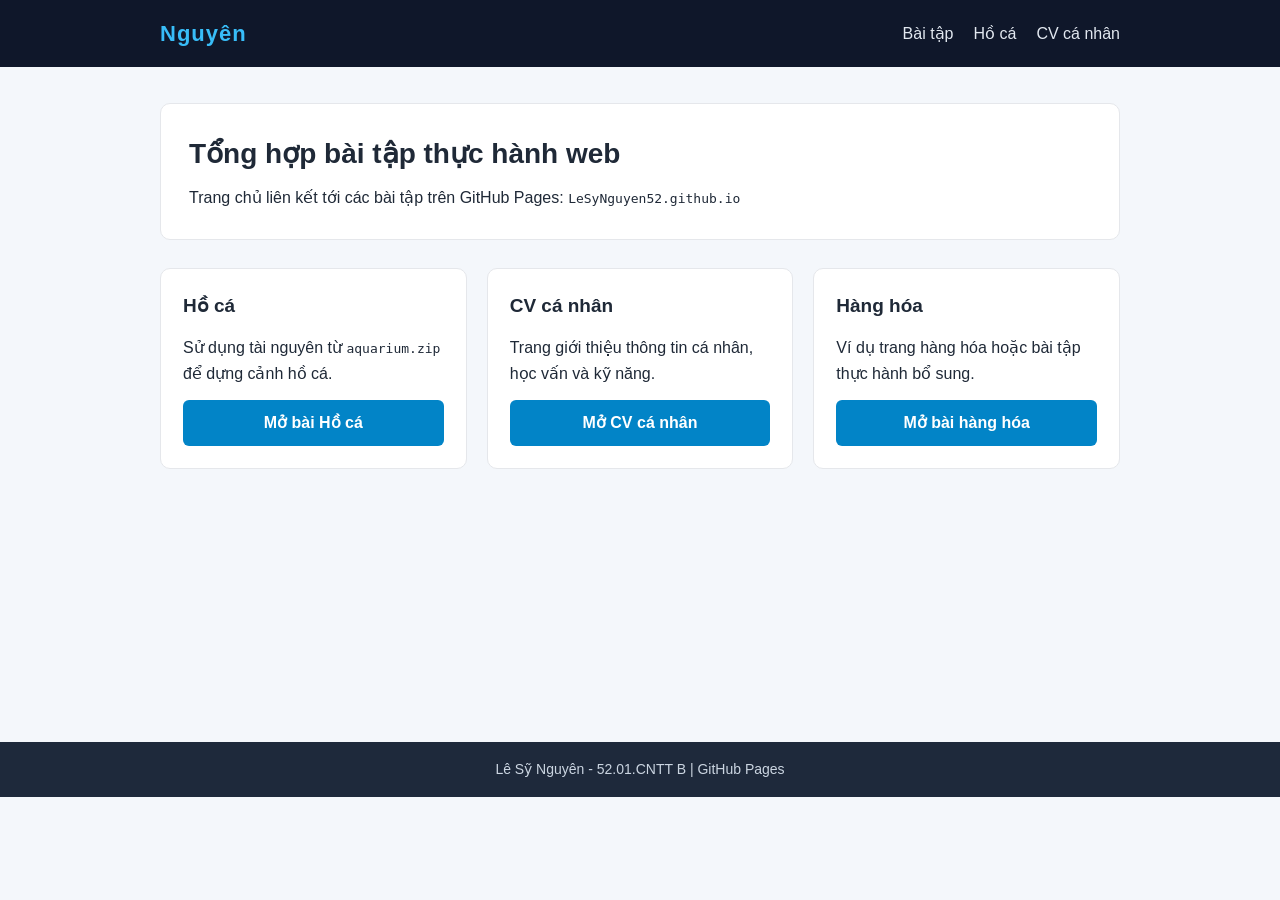
<file: Index/index.html>
<!DOCTYPE html>
<html lang="vi">
<head>
  <meta charset="UTF-8" />
  <meta name="viewport" content="width=device-width, initial-scale=1.0" />
  <title>Trang chủ - Lê Sỹ Nguyên</title>
  <link rel="stylesheet" href="style.css" />
</head>
<body>
  <header class="header">
    <div class="container nav-wrapper">
      <a href="index.html" class="logo">Nguyên</a>
      <nav class="nav">
        <a href="#bai-tap">Bài tập</a>
        <a href="hoca/index.html">Hồ cá</a>
        <a href="Profile/profile.html">CV cá nhân</a>
      </nav>
    </div>
  </header>

  <main class="container main-content">
    <section class="hero">
      <h1>Tổng hợp bài tập thực hành web</h1>
      <p>Trang chủ liên kết tới các bài tập trên GitHub Pages: <code>LeSyNguyen52.github.io</code></p>
    </section>

    <section id="bai-tap" class="card-grid">
      <article class="card">
        <h2>Hồ cá</h2>
        <p>Sử dụng tài nguyên từ <code>aquarium.zip</code> để dựng cảnh hồ cá.</p>
        <a href="hoca/index.html" class="btn">Mở bài Hồ cá</a>
      </article>

      <article class="card">
        <h2>CV cá nhân</h2>
        <p>Trang giới thiệu thông tin cá nhân, học vấn và kỹ năng.</p>
        <a href="Profile/profile.html" class="btn">Mở CV cá nhân</a>
      </article>

      <article class="card">
        <h2>Hàng hóa</h2>
        <p>Ví dụ trang hàng hóa hoặc bài tập thực hành bổ sung.</p>
        <a href="hanghoa.html" class="btn">Mở bài hàng hóa</a>
      </article>
    </section>
  </main>

  <footer class="footer">
    <div class="container">
      <p>Lê Sỹ Nguyên - 52.01.CNTT B | GitHub Pages</p>
    </div>
  </footer>
</body>
</html>
</file>
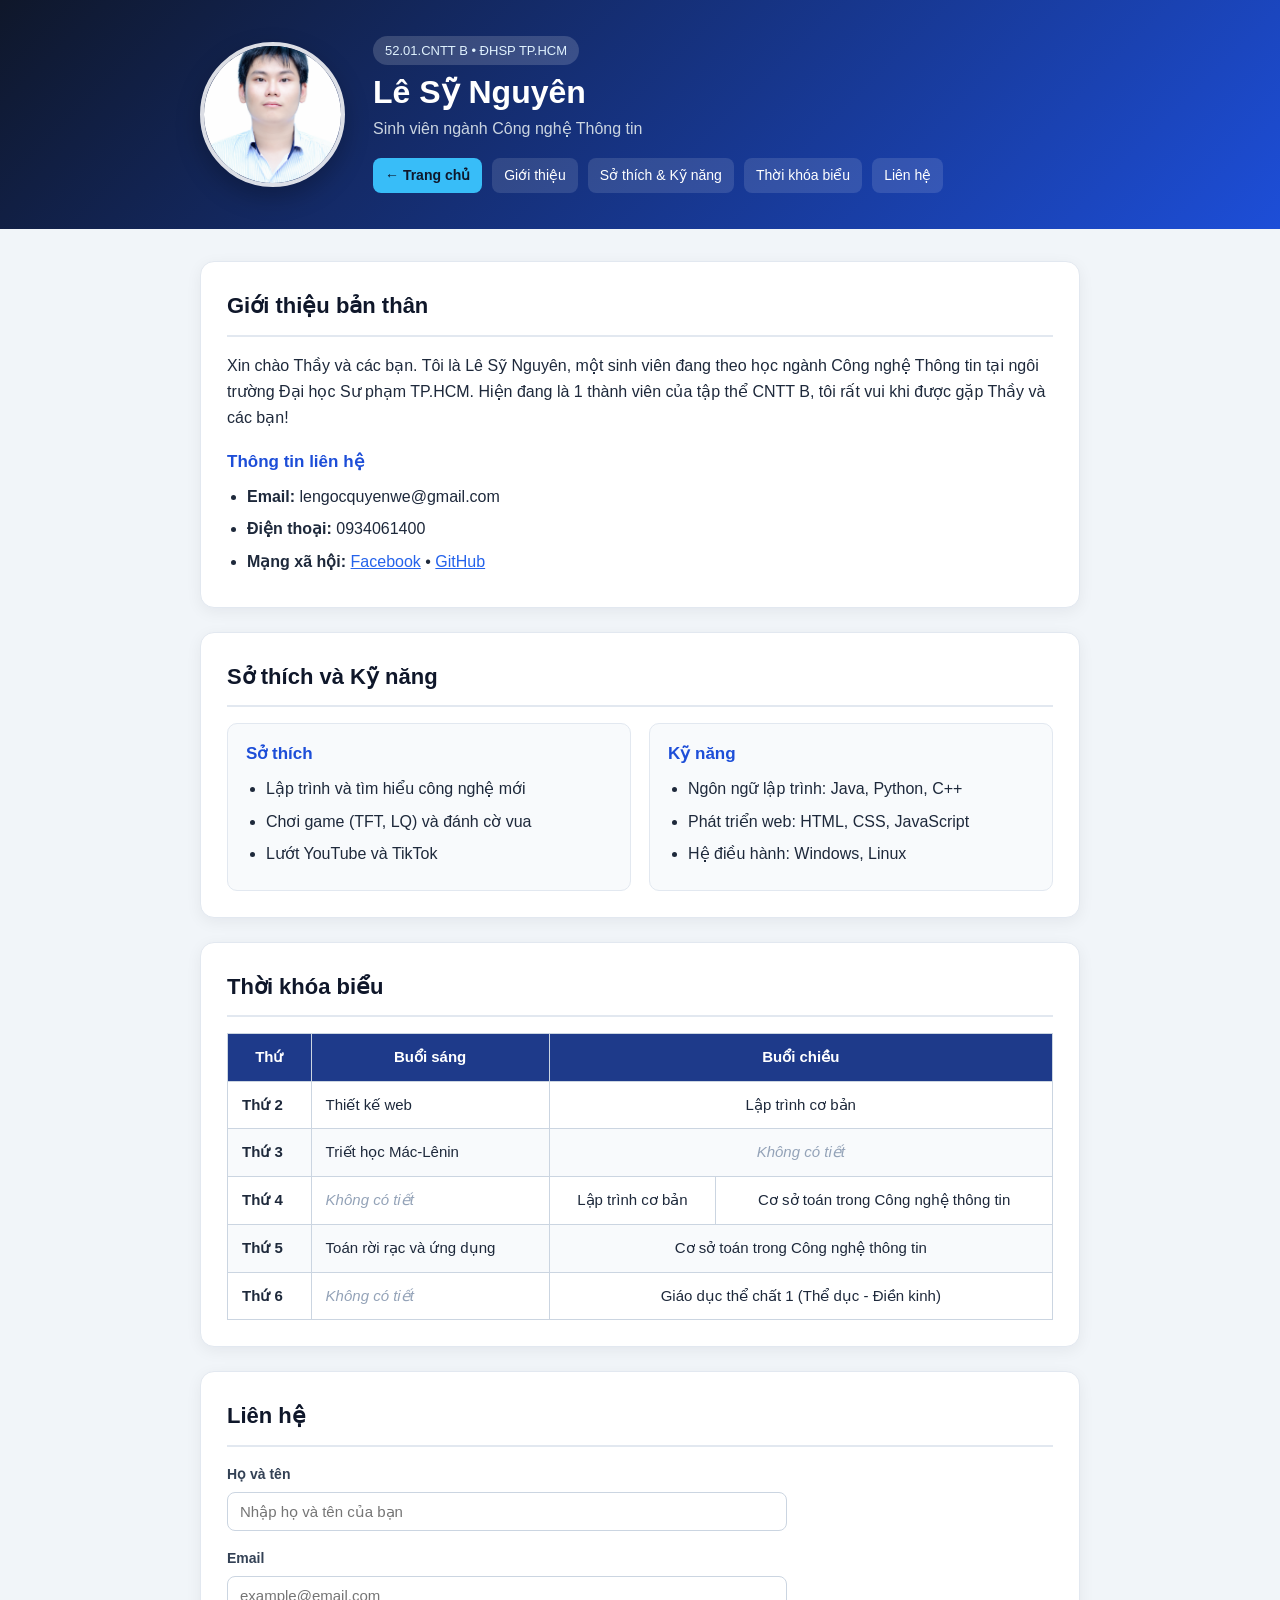
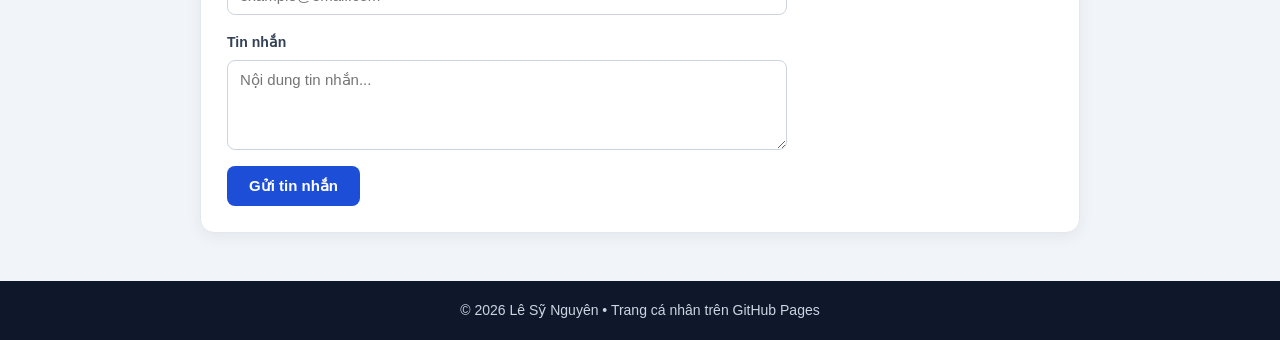
<file: Index/Profile/profile.html>
<!DOCTYPE html>
<html lang="vi">
<head>
    <meta charset="UTF-8">
    <meta name="viewport" content="width=device-width, initial-scale=1.0">
    <title>Profile - Lê Sỹ Nguyên</title>
    <link rel="stylesheet" href="profile.css">
</head>
<body>
    <header class="site-header">
        <div class="container header-inner">
            <img src="images/DSC_3151.jpg" alt="Ảnh đại diện Lê Sỹ Nguyên" class="avatar">
            <div class="header-info">
                <span class="badge">52.01.CNTT B • ĐHSP TP.HCM</span>
                <h1>Lê Sỹ Nguyên</h1>
                <p class="subtitle">Sinh viên ngành Công nghệ Thông tin</p>
                <nav class="nav">
                    <a href="index.html" class="nav-home">← Trang chủ</a>
                    <a href="#about">Giới thiệu</a>
                    <a href="#hobbies-skills">Sở thích &amp; Kỹ năng</a>
                    <a href="#schedule">Thời khóa biểu</a>
                    <a href="#contact">Liên hệ</a>
                </nav>
            </div>
        </div>
    </header>

    <main class="container main-content">
        <section id="about" class="card">
            <h2>Giới thiệu bản thân</h2>
            <article>
                <p>Xin chào Thầy và các bạn. Tôi là Lê Sỹ Nguyên, một sinh viên đang theo học ngành Công nghệ Thông tin tại ngôi trường Đại học Sư phạm TP.HCM. Hiện đang là 1 thành viên của tập thể CNTT B, tôi rất vui khi được gặp Thầy và các bạn!</p>
                <h3>Thông tin liên hệ</h3>
                <ul class="info-list">
                    <li><strong>Email:</strong> lengocquyenwe@gmail.com</li>
                    <li><strong>Điện thoại:</strong> 0934061400</li>
                    <li>
                        <strong>Mạng xã hội:</strong>
                        <a href="https://www.facebook.com/synguyen.le.771/" target="_blank" rel="noopener">Facebook</a>
                        <span>•</span>
                        <a href="https://github.com/LeSyNguyen52/" target="_blank" rel="noopener">GitHub</a>
                    </li>
                </ul>
            </article>
        </section>

        <section id="hobbies-skills" class="card">
            <h2>Sở thích và Kỹ năng</h2>
            <div class="two-col">
                <article class="sub-box">
                    <h3>Sở thích</h3>
                    <ul class="styled-list">
                        <li>Lập trình và tìm hiểu công nghệ mới</li>
                        <li>Chơi game (TFT, LQ) và đánh cờ vua</li>
                        <li>Lướt YouTube và TikTok</li>
                    </ul>
                </article>
                <article class="sub-box">
                    <h3>Kỹ năng</h3>
                    <ul class="styled-list">
                        <li>Ngôn ngữ lập trình: Java, Python, C++</li>
                        <li>Phát triển web: HTML, CSS, JavaScript</li>
                        <li>Hệ điều hành: Windows, Linux</li>
                    </ul>
                </article>
            </div>
        </section>

        <section id="schedule" class="card">
            <h2>Thời khóa biểu</h2>
            <div class="table-wrap">
                <table class="schedule-table">
                    <thead>
                        <tr>
                            <th>Thứ</th>
                            <th>Buổi sáng</th>
                            <th colspan="2">Buổi chiều</th>
                        </tr>
                    </thead>
                    <tbody>
                        <tr>
                            <td><strong>Thứ 2</strong></td>
                            <td>Thiết kế web</td>
                            <td class="center" colspan="2">Lập trình cơ bản</td>
                        </tr>
                        <tr>
                            <td><strong>Thứ 3</strong></td>
                            <td>Triết học Mác-Lênin</td>
                            <td class="center muted" colspan="2">Không có tiết</td>
                        </tr>
                        <tr>
                            <td><strong>Thứ 4</strong></td>
                            <td class="muted">Không có tiết</td>
                            <td class="center">Lập trình cơ bản</td>
                            <td class="center">Cơ sở toán trong Công nghệ thông tin</td>
                        </tr>
                        <tr>
                            <td><strong>Thứ 5</strong></td>
                            <td>Toán rời rạc và ứng dụng</td>
                            <td class="center" colspan="2">Cơ sở toán trong Công nghệ thông tin</td>
                        </tr>
                        <tr>
                            <td><strong>Thứ 6</strong></td>
                            <td class="muted">Không có tiết</td>
                            <td class="center" colspan="2">Giáo dục thể chất 1 (Thể dục - Điền kinh)</td>
                        </tr>
                    </tbody>
                </table>
            </div>
        </section>

        <section id="contact" class="card">
            <h2>Liên hệ</h2>
            <form action="/submit_data" method="post" class="contact-form">
                <div class="form-group">
                    <label for="name">Họ và tên</label>
                    <input type="text" id="name" name="name" placeholder="Nhập họ và tên của bạn" required>
                </div>
                <div class="form-group">
                    <label for="email">Email</label>
                    <input type="email" id="email" name="email" placeholder="example@email.com" required>
                </div>
                <div class="form-group">
                    <label for="message">Tin nhắn</label>
                    <textarea id="message" name="message" rows="4" placeholder="Nội dung tin nhắn..." required></textarea>
                </div>
                <button type="submit" class="btn-submit">Gửi tin nhắn</button>
            </form>
        </section>
    </main>

    <footer class="site-footer">
        <div class="container">
            <p>© 2026 Lê Sỹ Nguyên • Trang cá nhân trên GitHub Pages</p>
        </div>
    </footer>
</body>
</html>
</file>
<file: Index/style.css>
* {
  box-sizing: border-box;
  margin: 0;
  padding: 0;
}

body {
  font-family: Arial, sans-serif;
  line-height: 1.6;
  background-color: #f4f7fb;
  color: #1f2937;
}

.container {
  max-width: 1000px;
  margin: 0 auto;
  padding: 0 20px;
}

.header {
  background-color: #0f172a;
  color: #ffffff;
  padding: 16px 0;
}

.nav-wrapper {
  display: flex;
  justify-content: space-between;
  align-items: center;
  gap: 16px;
}

.logo {
  color: #38bdf8;
  font-size: 22px;
  font-weight: bold;
  text-decoration: none;
  letter-spacing: 1px;
}

.nav {
  display: flex;
  gap: 20px;
  flex-wrap: wrap;
}

.nav a {
  color: #e2e8f0;
  text-decoration: none;
  font-weight: 500;
}

.nav a:hover {
  color: #38bdf8;
}

.main-content {
  padding: 36px 20px;
  min-height: 75vh;
}

.hero {
  background-color: #ffffff;
  padding: 28px;
  border-radius: 10px;
  margin-bottom: 28px;
  border: 1px solid #e5e7eb;
}

.hero h1 {
  font-size: 28px;
  margin-bottom: 8px;
}

.card-grid {
  display: grid;
  grid-template-columns: repeat(auto-fit, minmax(260px, 1fr));
  gap: 20px;
}

.card {
  background-color: #ffffff;
  padding: 22px;
  border-radius: 10px;
  border: 1px solid #e5e7eb;
  display: flex;
  flex-direction: column;
  justify-content: space-between;
  gap: 14px;
}

.card h2 {
  font-size: 19px;
}

.btn {
  display: inline-block;
  text-align: center;
  background-color: #0284c7;
  color: #ffffff;
  text-decoration: none;
  padding: 10px 14px;
  border-radius: 6px;
  font-weight: bold;
}

.btn:hover {
  background-color: #0369a1;
}


.footer {
  background-color: #1e293b;
  color: #cbd5e1;
  padding: 16px 0;
  text-align: center;
  font-size: 14px;
}
</file>
<file: Index/Profile/profile.css>
* {
    box-sizing: border-box;
    margin: 0;
    padding: 0;
}

html {
    scroll-behavior: smooth;
}

body {
    font-family: "Segoe UI", Arial, sans-serif;
    background-color: #f1f5f9;
    color: #1e293b;
    line-height: 1.65;
}

.container {
    max-width: 920px;
    margin: 0 auto;
    padding: 0 20px;
}

/* Header */
.site-header {
    background: linear-gradient(135deg, #0f172a, #1d4ed8);
    color: #ffffff;
    padding: 36px 0;
}

.header-inner {
    display: flex;
    align-items: center;
    gap: 28px;
    flex-wrap: wrap;
}

.avatar {
    width: 145px;
    height: 145px;
    object-fit: cover;
    border-radius: 50%;
    border: 4px solid rgba(255, 255, 255, 0.85);
    box-shadow: 0 10px 24px rgba(0, 0, 0, 0.25);
}

.header-info {
    flex: 1;
    min-width: 260px;
}

.badge {
    display: inline-block;
    background-color: rgba(255, 255, 255, 0.16);
    color: #e0f2fe;
    padding: 4px 12px;
    border-radius: 999px;
    font-size: 13px;
    margin-bottom: 8px;
}

.header-info h1 {
    font-size: 32px;
    line-height: 1.2;
}

.subtitle {
    color: #cbd5e1;
    margin-top: 4px;
    margin-bottom: 16px;
}

.nav {
    display: flex;
    flex-wrap: wrap;
    gap: 10px;
}

.nav a {
    color: #ffffff;
    text-decoration: none;
    font-size: 14px;
    padding: 6px 12px;
    border-radius: 8px;
    background-color: rgba(255, 255, 255, 0.12);
    transition: background-color 0.2s ease;
}

.nav a:hover {
    background-color: rgba(255, 255, 255, 0.26);
}

.nav a.nav-home {
    background-color: #38bdf8;
    color: #0f172a;
    font-weight: 600;
}

.nav a.nav-home:hover {
    background-color: #7dd3fc;
}

/* Main & Cards */
.main-content {
    padding: 32px 20px 48px;
    display: flex;
    flex-direction: column;
    gap: 24px;
}

.card {
    background-color: #ffffff;
    border-radius: 14px;
    padding: 26px;
    box-shadow: 0 4px 16px rgba(15, 23, 42, 0.06);
    border: 1px solid #e2e8f0;
}

.card h2 {
    font-size: 22px;
    color: #0f172a;
    padding-bottom: 10px;
    margin-bottom: 16px;
    border-bottom: 2px solid #e2e8f0;
}

.card h3 {
    font-size: 17px;
    color: #1d4ed8;
    margin-top: 16px;
    margin-bottom: 8px;
}

a {
    color: #2563eb;
}

a:hover {
    text-decoration: underline;
}

.info-list,
.styled-list {
    padding-left: 20px;
}

.info-list li,
.styled-list li {
    margin-bottom: 6px;
}

/* Two columns for Hobbies & Skills */
.two-col {
    display: grid;
    grid-template-columns: repeat(auto-fit, minmax(240px, 1fr));
    gap: 18px;
}

.sub-box {
    background-color: #f8fafc;
    border: 1px solid #e2e8f0;
    border-radius: 10px;
    padding: 16px 18px;
}

.sub-box h3 {
    margin-top: 0;
}

/* Schedule Table */
.table-wrap {
    overflow-x: auto;
}

.schedule-table {
    width: 100%;
    border-collapse: collapse;
    font-size: 15px;
}

.schedule-table th,
.schedule-table td {
    border: 1px solid #cbd5e1;
    padding: 11px 14px;
    text-align: left;
}

.schedule-table thead th {
    background-color: #1e3a8a;
    color: #ffffff;
    text-align: center;
}

.schedule-table tbody tr:nth-child(even) {
    background-color: #f8fafc;
}

.schedule-table tbody tr:hover {
    background-color: #eff6ff;
}

.center {
    text-align: center !important;
}

.muted {
    color: #94a3b8;
    font-style: italic;
}

/* Contact Form */
.contact-form {
    display: flex;
    flex-direction: column;
    gap: 16px;
    max-width: 560px;
}

.form-group {
    display: flex;
    flex-direction: column;
    gap: 6px;
}

.form-group label {
    font-weight: 600;
    font-size: 14px;
    color: #334155;
}

.form-group input,
.form-group textarea {
    width: 100%;
    padding: 10px 12px;
    border: 1px solid #cbd5e1;
    border-radius: 8px;
    font-family: inherit;
    font-size: 15px;
    color: #0f172a;
    background-color: #ffffff;
}

.form-group input:focus,
.form-group textarea:focus {
    outline: none;
    border-color: #2563eb;
    box-shadow: 0 0 0 3px rgba(37, 99, 235, 0.15);
}

.btn-submit {
    align-self: flex-start;
    background-color: #1d4ed8;
    color: #ffffff;
    border: none;
    padding: 11px 22px;
    border-radius: 8px;
    font-size: 15px;
    font-weight: 600;
    cursor: pointer;
    transition: background-color 0.2s ease;
}

.btn-submit:hover {
    background-color: #1e40af;
}

/* Footer */
.site-footer {
    background-color: #0f172a;
    color: #cbd5e1;
    text-align: center;
    padding: 18px 0;
    font-size: 14px;
}
</file>
